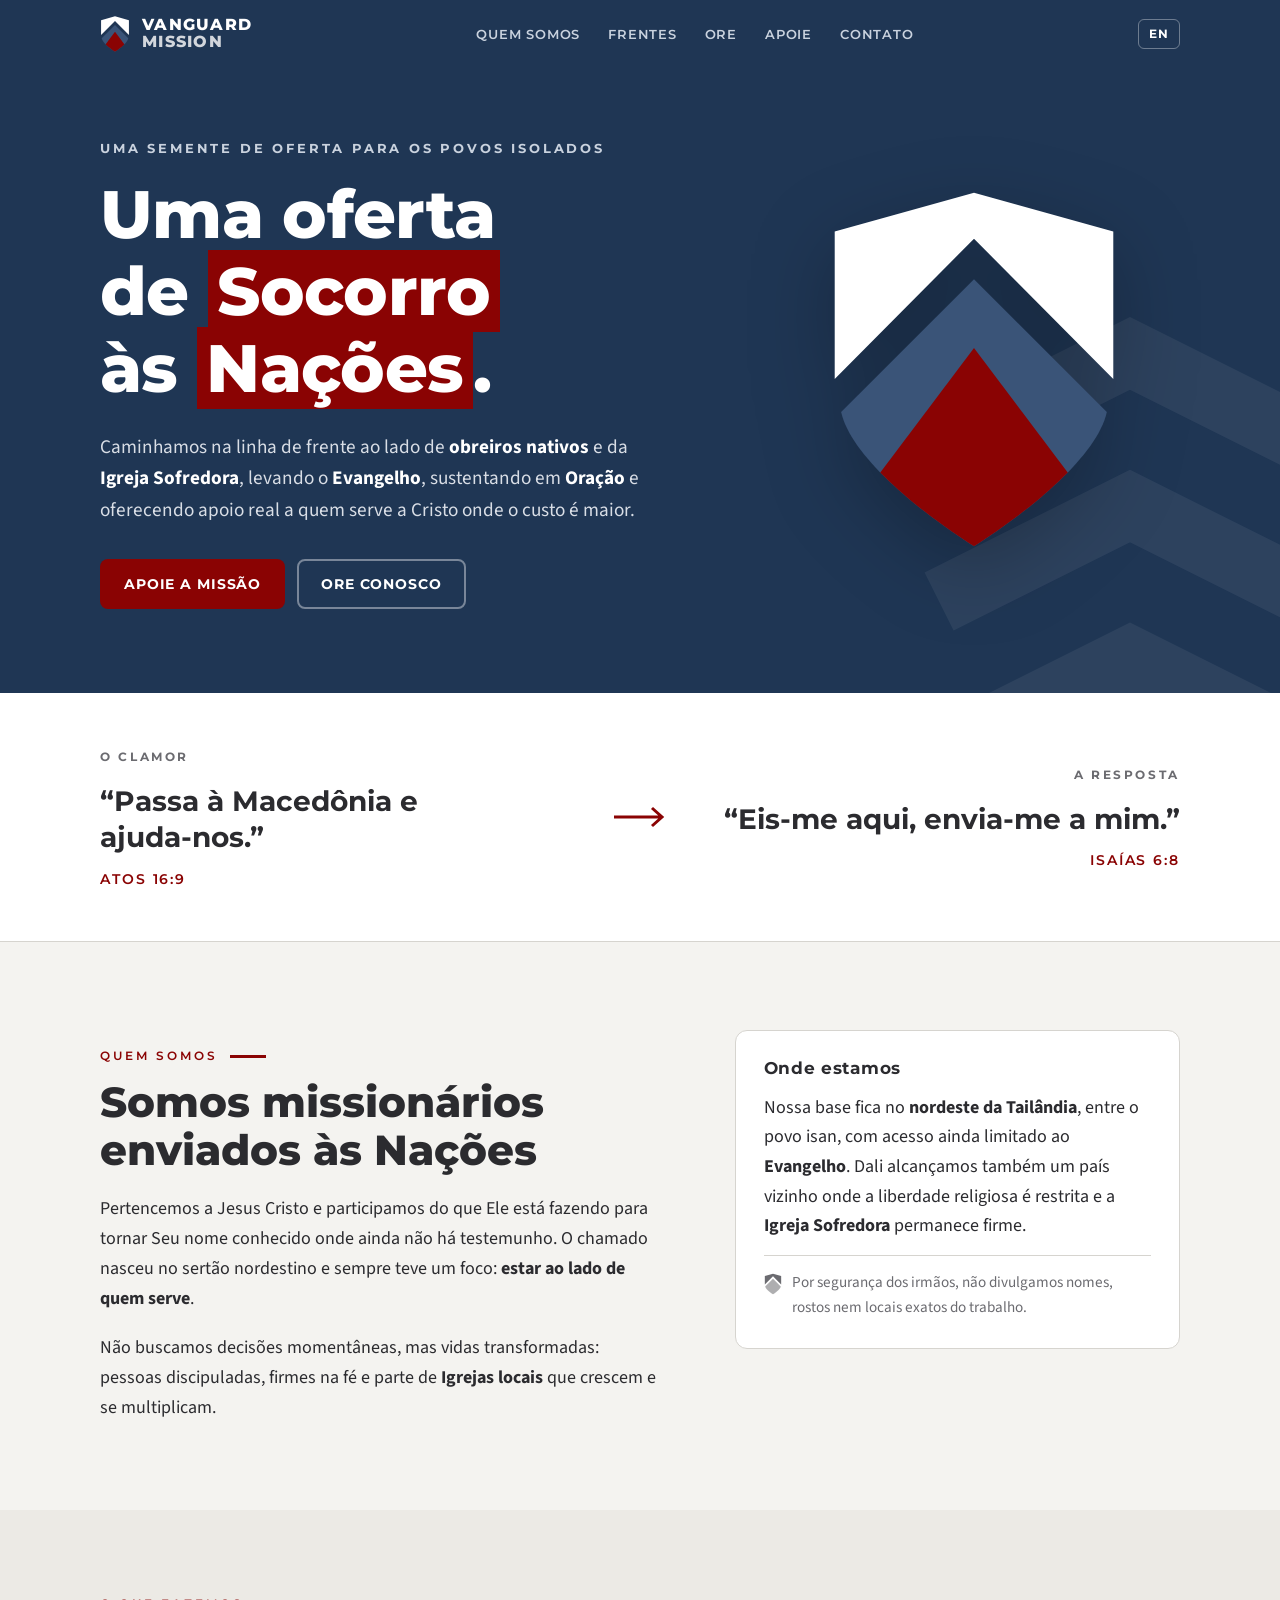
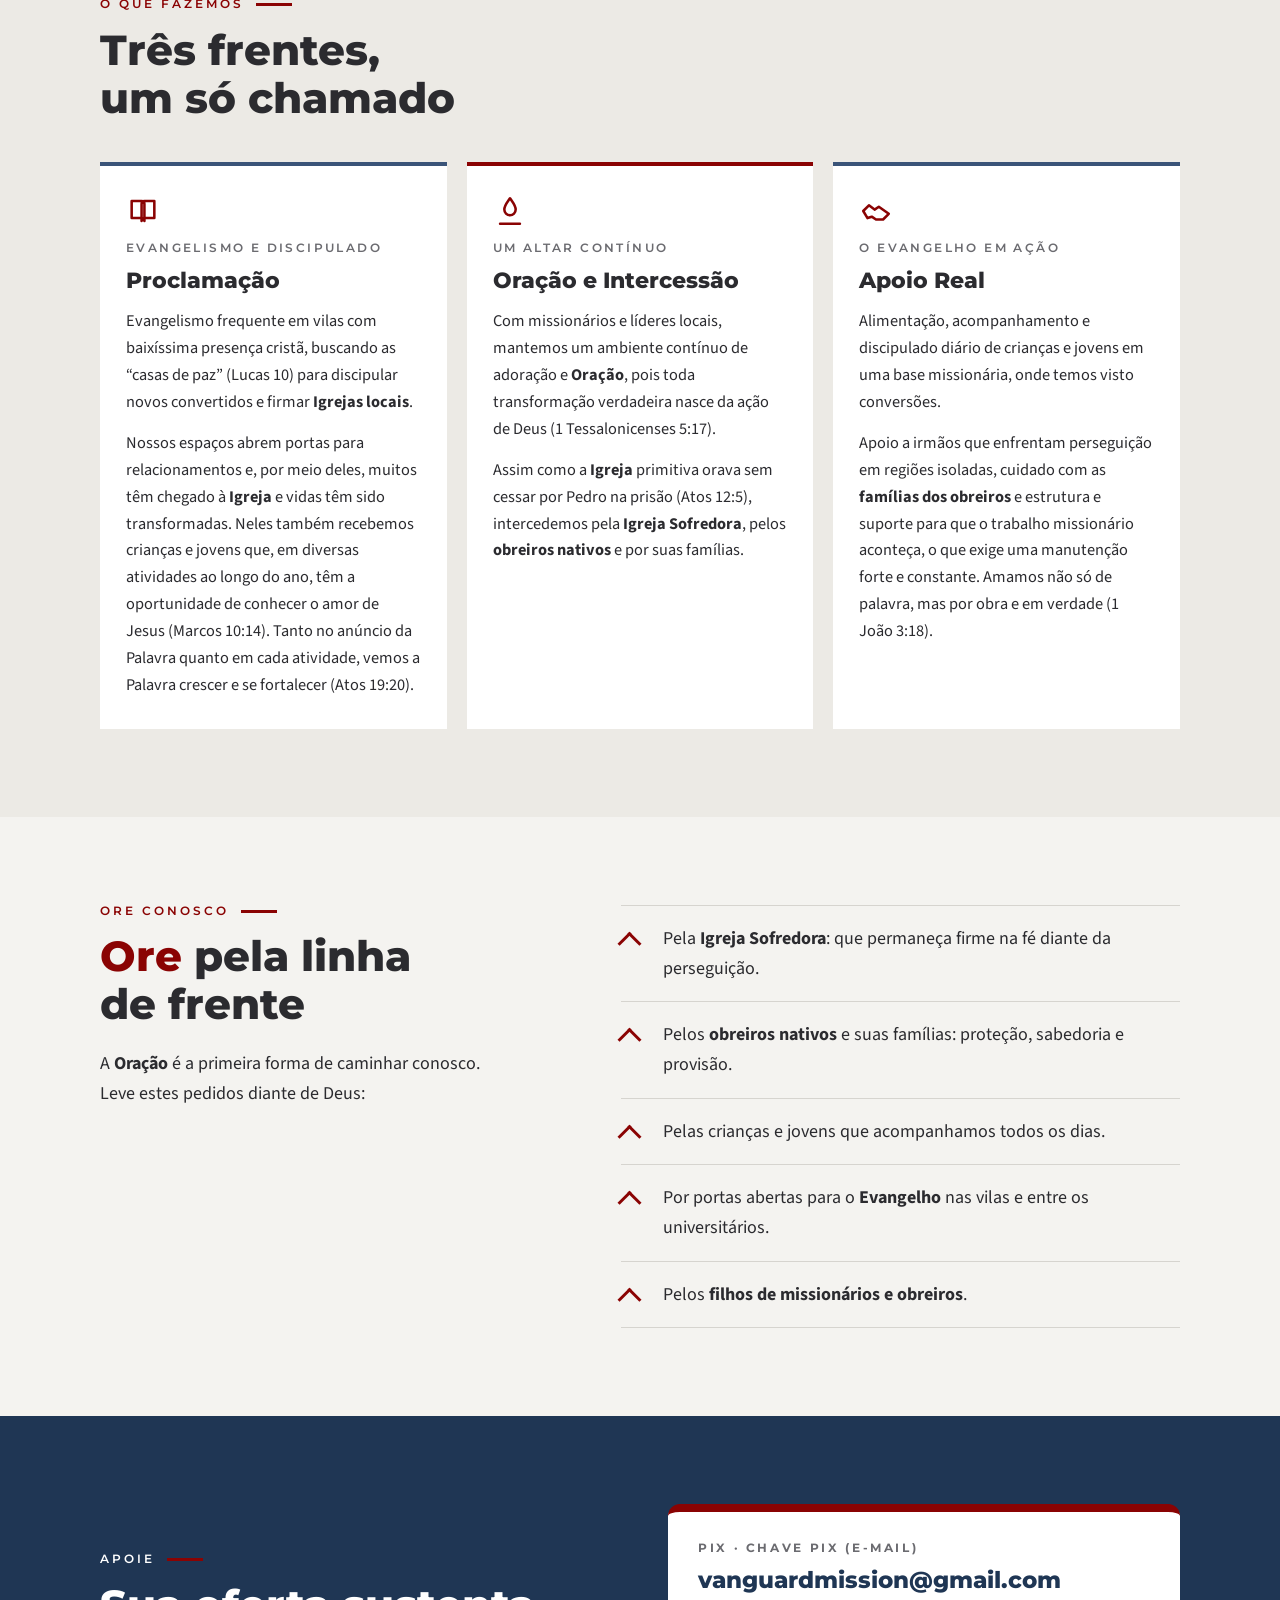
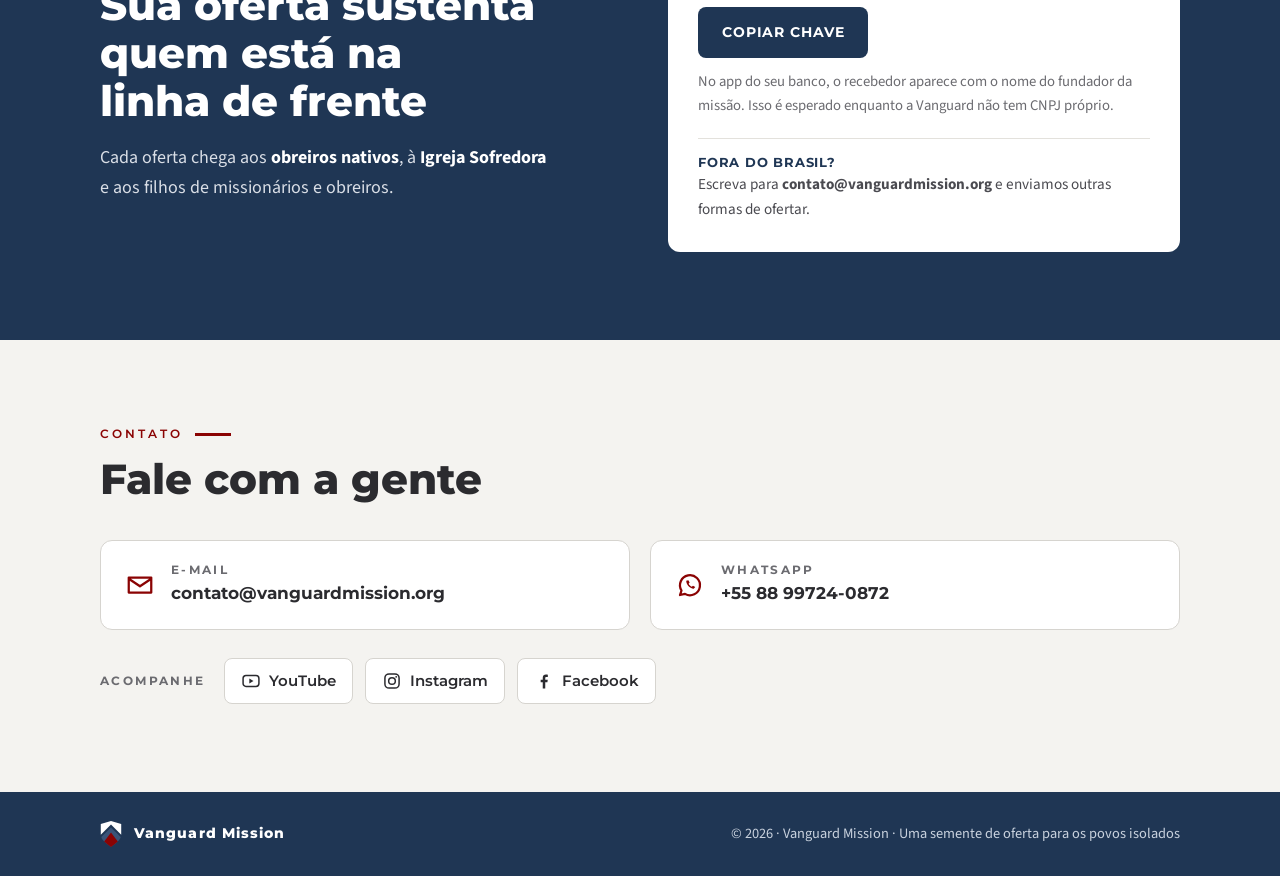
<file: index.html>
<!doctype html>
<html lang="pt-BR">
<head>
<meta charset="utf-8">
<meta name="viewport" content="width=device-width, initial-scale=1, viewport-fit=cover">
<title>Vanguard Mission</title>
<meta name="claude:viewport-fit-sides" content="cover">
<meta name="description" content="Uma oferta de Socorro às Nações. Caminhamos ao lado de obreiros nativos e da Igreja Sofredora no Sudeste Asiático.">
<meta name="theme-color" content="#1F3654">
<link rel="canonical" href="https://vanguardmission.org/">
<link rel="alternate" hreflang="pt-BR" href="https://vanguardmission.org/">
<link rel="alternate" hreflang="en" href="https://vanguardmission.org/en.html">
<meta property="og:type" content="website">
<meta property="og:title" content="Vanguard Mission">
<meta property="og:description" content="Uma oferta de Socorro às Nações. Caminhamos ao lado de obreiros nativos e da Igreja Sofredora no Sudeste Asiático.">
<meta property="og:url" content="https://vanguardmission.org/">
<meta property="og:image" content="https://vanguardmission.org/og.jpg">
<meta name="twitter:card" content="summary_large_image">
<link rel="icon" href="escudo.svg" type="image/svg+xml">
<link rel="apple-touch-icon" href="apple-touch-icon.png">
<link rel="preconnect" href="https://fonts.googleapis.com">
<link rel="preconnect" href="https://fonts.gstatic.com" crossorigin>
<link rel="stylesheet" href="https://fonts.googleapis.com/css2?family=Montserrat:wght@600;700;800&family=Source+Sans+3:wght@400;600;700&display=swap">
<link rel="stylesheet" href="style.css">
</head>
<body>
<header>
<div class="wrap bar">
<a class="brand" href="#top" aria-label="Vanguard Mission"><svg class="" viewBox="-4 -4 112 140" aria-hidden="true"><path fill="#FFFFFF" d="M52 0 L104 14.5 L104 69.5 L52 17.2 L0 69.5 L0 14.5 Z"/><clipPath id="hs"><path d="M52 32.3 L101.6 81.9 C98 98 74 118 52 132 C30 118 6 98 2.4 81.9 Z"/></clipPath><path fill="#3A5478" d="M52 32.3 L101.6 81.9 C98 98 74 118 52 132 C30 118 6 98 2.4 81.9 Z"/><path fill="#8A0303" clip-path="url(#hs)" d="M52 58 L-21 155 L125 155 Z"/></svg><span>VANGUARD<i>MISSION</i></span></a>
<nav aria-label="Menu"><ul><li><a href="#quem-somos">Quem somos</a></li><li><a href="#frentes">Frentes</a></li><li><a href="#ore">Ore</a></li><li><a href="#apoie">Apoie</a></li><li><a href="#contato">Contato</a></li></ul></nav>
<div class="right"><a class="lang" href="en.html" hreflang="en" aria-label="English">EN</a></div>
</div>
</header>
<main id="top">
<div class="hero">
<svg class="chev" viewBox="0 0 220 260" aria-hidden="true"><g fill="none" stroke="#fff" stroke-width="34"><polyline points="10,90 110,40 210,90"/><polyline points="10,170 110,120 210,170"/><polyline points="10,250 110,200 210,250"/></g></svg>
<div class="wrap">
<div>
<p class="tag">Uma semente de oferta para os povos isolados</p>
<h1>Uma oferta de <span class="hl">Socorro</span> às <span class="hl">Nações</span>.</h1>
<p class="lead">Caminhamos na linha de frente ao lado de <b>obreiros nativos</b> e da <b>Igreja Sofredora</b>, levando o <b>Evangelho</b>, sustentando em <b>Oração</b> e oferecendo apoio real a quem serve a Cristo onde o custo é maior.</p>
<div class="ctas"><a class="btn primary" href="#apoie">Apoie a missão</a><a class="btn ghost" href="#ore">Ore conosco</a></div>
</div>
<div class="hero-mark"><svg class="" viewBox="-4 -4 112 140" aria-hidden="true"><path fill="#FFFFFF" d="M52 0 L104 14.5 L104 69.5 L52 17.2 L0 69.5 L0 14.5 Z"/><clipPath id="hero"><path d="M52 32.3 L101.6 81.9 C98 98 74 118 52 132 C30 118 6 98 2.4 81.9 Z"/></clipPath><path fill="#3A5478" d="M52 32.3 L101.6 81.9 C98 98 74 118 52 132 C30 118 6 98 2.4 81.9 Z"/><path fill="#8A0303" clip-path="url(#hero)" d="M52 58 L-21 155 L125 155 Z"/></svg></div>
</div>
</div>
<div class="verses">
<div class="wrap">
<div class="verse"><span class="k">O Clamor</span><blockquote>“Passa à Macedônia e ajuda&#8209;nos.”</blockquote><cite>Atos 16:9</cite></div>
<svg class="arrow" viewBox="0 0 56 24" aria-hidden="true"><path d="M2 12h48 M40 3l10 9-10 9" fill="none" stroke="currentColor" stroke-width="3"/></svg>
<div class="verse answer"><span class="k">A resposta</span><blockquote>“Eis&#8209;me aqui, envia&#8209;me a mim.”</blockquote><cite>Isaías 6:8</cite></div>
</div>
</div>
<section class="about" id="quem-somos">
<div class="wrap">
<div class="col">
<p class="eyebrow">Quem somos</p>
<h2>Somos missionários enviados às Nações</h2>
<p>Pertencemos a Jesus Cristo e participamos do que Ele está fazendo para tornar Seu nome conhecido onde ainda não há testemunho. O chamado nasceu no sertão nordestino e sempre teve um foco: <b>estar ao lado de quem serve</b>.</p><p>Não buscamos decisões momentâneas, mas vidas transformadas: pessoas discipuladas, firmes na fé e parte de <b>Igrejas locais</b> que crescem e se multiplicam.</p>
</div>
<aside class="where">
<h3>Onde estamos</h3>
<p>Nossa base fica no <b>nordeste da Tailândia</b>, entre o povo isan, com acesso ainda limitado ao <b>Evangelho</b>. Dali alcançamos também um país vizinho onde a liberdade religiosa é restrita e a <b>Igreja Sofredora</b> permanece firme.</p>
<p class="safety"><svg viewBox="-4 -4 112 140" aria-hidden="true"><path fill="currentColor" d="M52 0 L104 14.5 L104 69.5 L52 17.2 L0 69.5 L0 14.5 Z"/><path fill="currentColor" opacity=".55" d="M52 32.3 L101.6 81.9 C98 98 74 118 52 132 C30 118 6 98 2.4 81.9 Z"/></svg><span>Por segurança dos irmãos, não divulgamos nomes, rostos nem locais exatos do trabalho.</span></p>
</aside>
</div>
</section>
<section class="fronts" id="frentes">
<div class="wrap">
<p class="eyebrow">O que fazemos</p>
<h2>Três frentes, um só chamado</h2>
<div class="grid3"><article class="front"><svg viewBox="0 0 24 24" aria-hidden="true"><path d="M4 5h7a2 2 0 0 1 2 2v12a2 2 0 0 0-2-2H4z M20 5h-7a2 2 0 0 0-2 2v12a2 2 0 0 1 2-2h7z" fill="none" stroke="currentColor" stroke-width="1.8" stroke-linejoin="round"/></svg><span class="sub">Evangelismo e discipulado</span><h3>Proclamação</h3><p>Evangelismo frequente em vilas com baixíssima presença cristã, buscando as “casas de paz” (Lucas 10) para discipular novos convertidos e firmar <b>Igrejas locais</b>.</p><p>Nossos espaços abrem portas para relacionamentos e, por meio deles, muitos têm chegado à <b>Igreja</b> e vidas têm sido transformadas. Neles também recebemos crianças e jovens que, em diversas atividades ao longo do ano, têm a oportunidade de conhecer o amor de Jesus (Marcos 10:14). Tanto no anúncio da Palavra quanto em cada atividade, vemos a Palavra crescer e se fortalecer (Atos 19:20).</p></article><article class="front"><svg viewBox="0 0 24 24" aria-hidden="true"><path d="M12 3c2 3 4 5 4 8a4 4 0 0 1-8 0c0-3 2-5 4-8z M5 21h14" fill="none" stroke="currentColor" stroke-width="1.8" stroke-linejoin="round" stroke-linecap="round"/></svg><span class="sub">Um altar contínuo</span><h3>Oração e Intercessão</h3><p>Com missionários e líderes locais, mantemos um ambiente contínuo de adoração e <b>Oração</b>, pois toda transformação verdadeira nasce da ação de Deus (1 Tessalonicenses 5:17).</p><p>Assim como a <b>Igreja</b> primitiva orava sem cessar por Pedro na prisão (Atos 12:5), intercedemos pela <b>Igreja Sofredora</b>, pelos <b>obreiros nativos</b> e por suas famílias.</p></article><article class="front"><svg viewBox="0 0 24 24" aria-hidden="true"><path d="M3 12l4-4 4 3 3-2 7 5-4 4h-5l-3-2-3 1z" fill="none" stroke="currentColor" stroke-width="1.8" stroke-linejoin="round"/></svg><span class="sub">O Evangelho em ação</span><h3>Apoio Real</h3><p>Alimentação, acompanhamento e discipulado diário de crianças e jovens em uma base missionária, onde temos visto conversões.</p><p>Apoio a irmãos que enfrentam perseguição em regiões isoladas, cuidado com as <b>famílias dos obreiros</b> e estrutura e suporte para que o trabalho missionário aconteça, o que exige uma manutenção forte e constante. Amamos não só de palavra, mas por obra e em verdade (1 João 3:18).</p></article></div>
</div>
</section>
<section class="pray" id="ore">
<div class="wrap">
<div>
<p class="eyebrow">Ore conosco</p>
<h2><span class="hl">Ore</span> pela linha de frente</h2>
<p class="intro">A <b>Oração</b> é a primeira forma de caminhar conosco. Leve estes pedidos diante de Deus:</p>
</div>
<ul class="plist"><li><span>Pela <b>Igreja Sofredora</b>: que permaneça firme na fé diante da perseguição.</span></li><li><span>Pelos <b>obreiros nativos</b> e suas famílias: proteção, sabedoria e provisão.</span></li><li><span>Pelas crianças e jovens que acompanhamos todos os dias.</span></li><li><span>Por portas abertas para o <b>Evangelho</b> nas vilas e entre os universitários.</span></li><li><span>Pelos <b>filhos de missionários e obreiros</b>.</span></li></ul>
</div>
</section>
<section class="give" id="apoie">
<div class="wrap">
<div>
<p class="eyebrow">Apoie</p>
<h2>Sua oferta sustenta quem está na linha de frente</h2>
<p class="sub">Cada oferta chega aos <b>obreiros nativos</b>, à <b>Igreja Sofredora</b> e aos filhos de missionários e obreiros.</p>
</div>
<div class="pix">
<span class="k">PIX · Chave PIX (e-mail)</span>
<span class="key" id="pix-key">vanguardmission@gmail.com</span>
<button class="btn" type="button" id="copy-pix" data-copy="vanguardmission@gmail.com" data-done="Chave copiada"><span>Copiar chave</span></button>
<p class="note">No app do seu banco, o recebedor aparece com o nome do fundador da missão. Isso é esperado enquanto a Vanguard não tem CNPJ próprio.</p>
<p class="abroad"><strong>Fora do Brasil?</strong>Escreva para <b>contato@vanguardmission.org</b> e enviamos outras formas de ofertar.</p>
</div>
</div>
</section>
<section class="contact" id="contato">
<div class="wrap">
<p class="eyebrow">Contato</p>
<h2>Fale com a gente</h2>
<div class="cards">
<a class="ccard" href="mailto:contato@vanguardmission.org"><svg viewBox="0 0 24 24" aria-hidden="true"><path d="M3 6h18v12H3z M3 7l9 6 9-6" fill="none" stroke="currentColor" stroke-width="1.8" stroke-linejoin="round"/></svg><span><span class="k">E-mail</span><span class="v">contato@vanguardmission.org</span></span></a>
<a class="ccard" href="https://wa.me/5588997240872" target="_blank" rel="noopener"><svg viewBox="0 0 24 24" aria-hidden="true"><path d="M4 20l1.2-3.6A8 8 0 1 1 8 19.1z" fill="none" stroke="currentColor" stroke-width="1.8" stroke-linejoin="round"/><path d="M9 8.5c0 3 2.5 6 6 6.5l1.2-1.4-1.8-1-1 .8c-1-.5-2-1.5-2.5-2.5l.8-1-1-1.8z" fill="currentColor"/></svg><span><span class="k">WhatsApp</span><span class="v">+55 88 99724-0872</span></span></a>
</div>
<div class="social"><span class="k">Acompanhe</span>
<a href="https://www.youtube.com/@VanguardMission" target="_blank" rel="noopener"><svg viewBox="0 0 24 24" aria-hidden="true"><rect x="2.5" y="5.5" width="19" height="13" rx="3.5" fill="none" stroke="currentColor" stroke-width="1.8"/><path d="M10 9v6l5-3z" fill="currentColor"/></svg>YouTube</a>
<a href="https://www.instagram.com/vanguardmission" target="_blank" rel="noopener"><svg viewBox="0 0 24 24" aria-hidden="true"><rect x="3.5" y="3.5" width="17" height="17" rx="5" fill="none" stroke="currentColor" stroke-width="1.8"/><circle cx="12" cy="12" r="4" fill="none" stroke="currentColor" stroke-width="1.8"/><circle cx="17" cy="7" r="1.1" fill="currentColor"/></svg>Instagram</a>
<a href="https://www.facebook.com/profile.php?id=61588587605266" target="_blank" rel="noopener"><svg viewBox="0 0 24 24" aria-hidden="true"><path d="M13.5 21v-7.5h2.6l.4-3h-3V8.6c0-.9.3-1.5 1.5-1.5h1.6V4.4c-.3 0-1.2-.1-2.3-.1-2.3 0-3.8 1.4-3.8 3.9v2.3H8v3h2.5V21" fill="currentColor"/></svg>Facebook</a>
</div>
</div>
</section>
</main>
<footer>
<div class="wrap">
<a class="brand" href="#top"><svg class="" viewBox="-4 -4 112 140" aria-hidden="true"><path fill="#FFFFFF" d="M52 0 L104 14.5 L104 69.5 L52 17.2 L0 69.5 L0 14.5 Z"/><clipPath id="fs"><path d="M52 32.3 L101.6 81.9 C98 98 74 118 52 132 C30 118 6 98 2.4 81.9 Z"/></clipPath><path fill="#3A5478" d="M52 32.3 L101.6 81.9 C98 98 74 118 52 132 C30 118 6 98 2.4 81.9 Z"/><path fill="#8A0303" clip-path="url(#fs)" d="M52 58 L-21 155 L125 155 Z"/></svg><span>Vanguard Mission</span></a>
<span>© 2026 · Vanguard Mission · Uma semente de oferta para os povos isolados</span>
</div>
</footer>
<script>
document.querySelectorAll('[data-copy]').forEach(function(btn){
btn.addEventListener('click',function(){
var txt=btn.getAttribute('data-copy'), lbl=btn.querySelector('span'), orig=lbl.textContent, done=btn.getAttribute('data-done');
function ok(){lbl.textContent=done;setTimeout(function(){lbl.textContent=orig},2200)}
function fallback(){var el=document.getElementById('pix-key');var r=document.createRange();r.selectNodeContents(el);var s=window.getSelection();s.removeAllRanges();s.addRange(r);try{document.execCommand('copy');ok()}catch(e){}}
if(navigator.clipboard&&navigator.clipboard.writeText){navigator.clipboard.writeText(txt).then(ok,fallback)}else{fallback()}
});
});
</script>
</body>
</html>
</file>
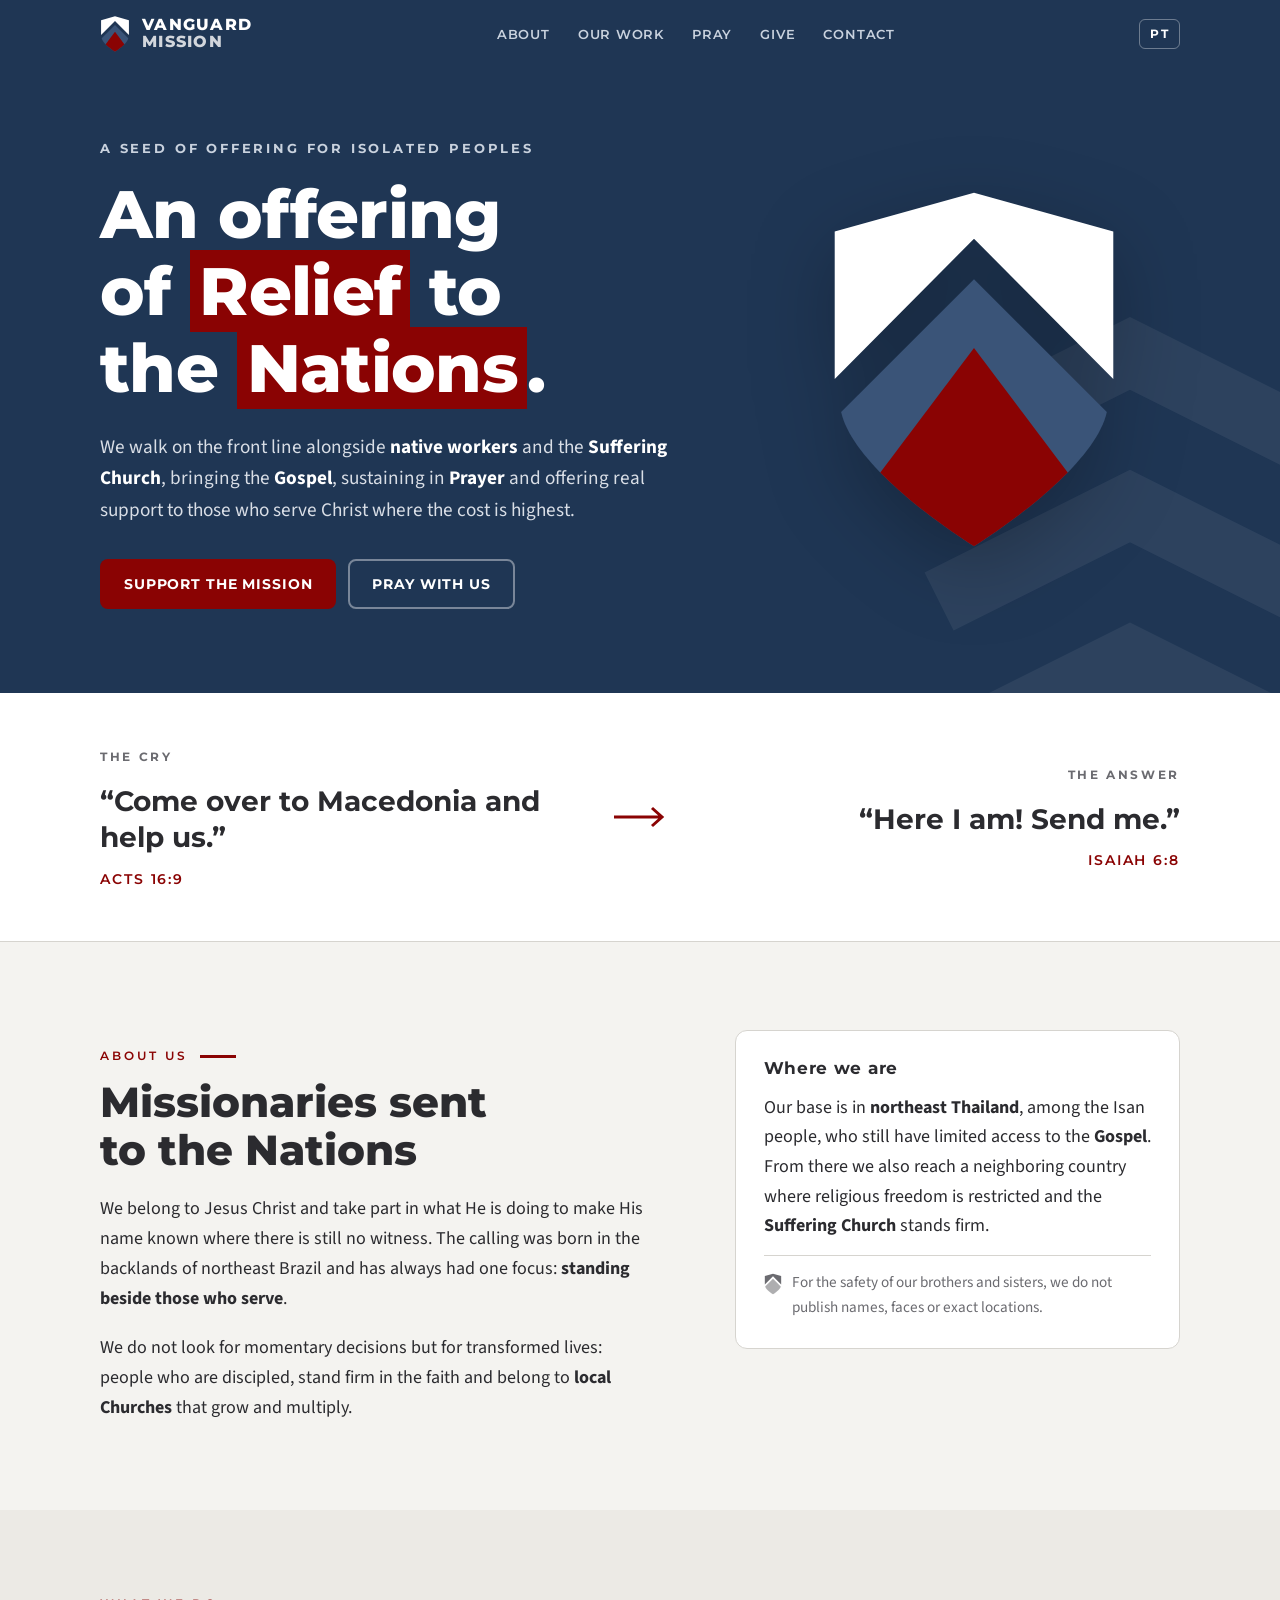
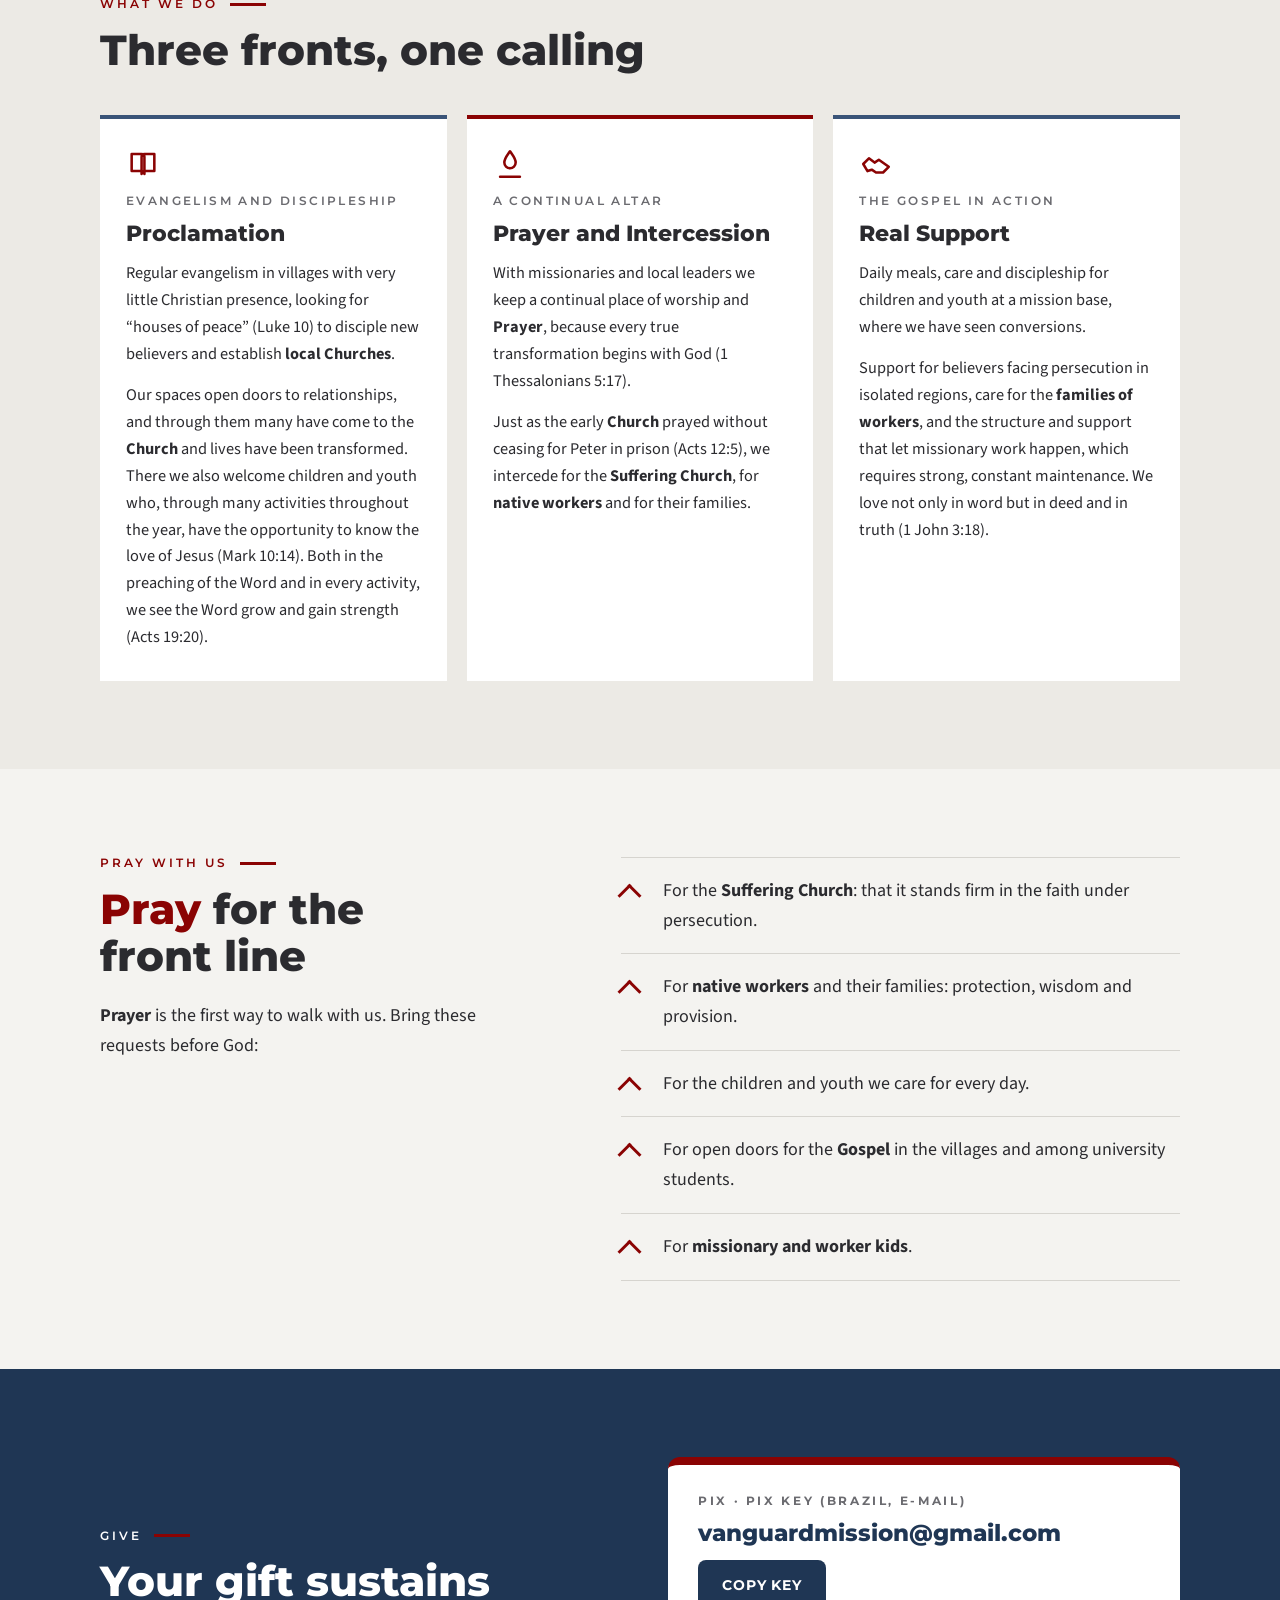
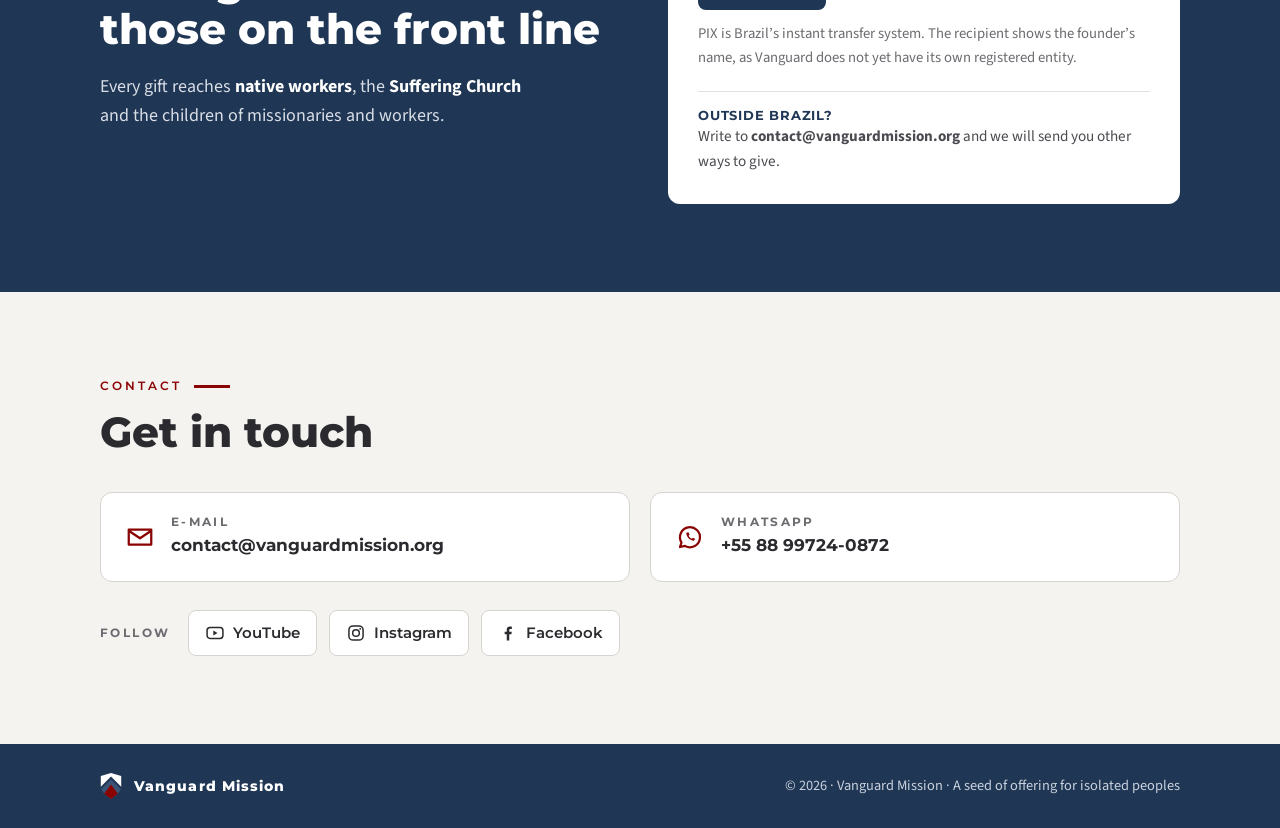
<file: en.html>
<!doctype html>
<html lang="en">
<head>
<meta charset="utf-8">
<meta name="viewport" content="width=device-width, initial-scale=1, viewport-fit=cover">
<title>Vanguard Mission</title>
<meta name="claude:viewport-fit-sides" content="cover">
<meta name="description" content="An offering of Relief to the Nations. We walk alongside native workers and the Suffering Church in Southeast Asia.">
<meta name="theme-color" content="#1F3654">
<link rel="canonical" href="https://vanguardmission.org/en.html">
<link rel="alternate" hreflang="pt-BR" href="https://vanguardmission.org/">
<link rel="alternate" hreflang="en" href="https://vanguardmission.org/en.html">
<meta property="og:type" content="website">
<meta property="og:title" content="Vanguard Mission">
<meta property="og:description" content="An offering of Relief to the Nations. We walk alongside native workers and the Suffering Church in Southeast Asia.">
<meta property="og:url" content="https://vanguardmission.org/en.html">
<meta property="og:image" content="https://vanguardmission.org/og.jpg">
<meta name="twitter:card" content="summary_large_image">
<link rel="icon" href="escudo.svg" type="image/svg+xml">
<link rel="apple-touch-icon" href="apple-touch-icon.png">
<link rel="preconnect" href="https://fonts.googleapis.com">
<link rel="preconnect" href="https://fonts.gstatic.com" crossorigin>
<link rel="stylesheet" href="https://fonts.googleapis.com/css2?family=Montserrat:wght@600;700;800&family=Source+Sans+3:wght@400;600;700&display=swap">
<link rel="stylesheet" href="style.css">
</head>
<body>
<header>
<div class="wrap bar">
<a class="brand" href="#top" aria-label="Vanguard Mission"><svg class="" viewBox="-4 -4 112 140" aria-hidden="true"><path fill="#FFFFFF" d="M52 0 L104 14.5 L104 69.5 L52 17.2 L0 69.5 L0 14.5 Z"/><clipPath id="hs"><path d="M52 32.3 L101.6 81.9 C98 98 74 118 52 132 C30 118 6 98 2.4 81.9 Z"/></clipPath><path fill="#3A5478" d="M52 32.3 L101.6 81.9 C98 98 74 118 52 132 C30 118 6 98 2.4 81.9 Z"/><path fill="#8A0303" clip-path="url(#hs)" d="M52 58 L-21 155 L125 155 Z"/></svg><span>VANGUARD<i>MISSION</i></span></a>
<nav aria-label="Menu"><ul><li><a href="#quem-somos">About</a></li><li><a href="#frentes">Our work</a></li><li><a href="#ore">Pray</a></li><li><a href="#apoie">Give</a></li><li><a href="#contato">Contact</a></li></ul></nav>
<div class="right"><a class="lang" href="./" hreflang="pt-BR" aria-label="Português">PT</a></div>
</div>
</header>
<main id="top">
<div class="hero">
<svg class="chev" viewBox="0 0 220 260" aria-hidden="true"><g fill="none" stroke="#fff" stroke-width="34"><polyline points="10,90 110,40 210,90"/><polyline points="10,170 110,120 210,170"/><polyline points="10,250 110,200 210,250"/></g></svg>
<div class="wrap">
<div>
<p class="tag">A seed of offering for isolated peoples</p>
<h1>An offering of <span class="hl">Relief</span> to the <span class="hl">Nations</span>.</h1>
<p class="lead">We walk on the front line alongside <b>native workers</b> and the <b>Suffering Church</b>, bringing the <b>Gospel</b>, sustaining in <b>Prayer</b> and offering real support to those who serve Christ where the cost is highest.</p>
<div class="ctas"><a class="btn primary" href="#apoie">Support the mission</a><a class="btn ghost" href="#ore">Pray with us</a></div>
</div>
<div class="hero-mark"><svg class="" viewBox="-4 -4 112 140" aria-hidden="true"><path fill="#FFFFFF" d="M52 0 L104 14.5 L104 69.5 L52 17.2 L0 69.5 L0 14.5 Z"/><clipPath id="hero"><path d="M52 32.3 L101.6 81.9 C98 98 74 118 52 132 C30 118 6 98 2.4 81.9 Z"/></clipPath><path fill="#3A5478" d="M52 32.3 L101.6 81.9 C98 98 74 118 52 132 C30 118 6 98 2.4 81.9 Z"/><path fill="#8A0303" clip-path="url(#hero)" d="M52 58 L-21 155 L125 155 Z"/></svg></div>
</div>
</div>
<div class="verses">
<div class="wrap">
<div class="verse"><span class="k">The Cry</span><blockquote>“Come over to Macedonia and help us.”</blockquote><cite>Acts 16:9</cite></div>
<svg class="arrow" viewBox="0 0 56 24" aria-hidden="true"><path d="M2 12h48 M40 3l10 9-10 9" fill="none" stroke="currentColor" stroke-width="3"/></svg>
<div class="verse answer"><span class="k">The answer</span><blockquote>“Here I am! Send me.”</blockquote><cite>Isaiah 6:8</cite></div>
</div>
</div>
<section class="about" id="quem-somos">
<div class="wrap">
<div class="col">
<p class="eyebrow">About us</p>
<h2>Missionaries sent to the Nations</h2>
<p>We belong to Jesus Christ and take part in what He is doing to make His name known where there is still no witness. The calling was born in the backlands of northeast Brazil and has always had one focus: <b>standing beside those who serve</b>.</p><p>We do not look for momentary decisions but for transformed lives: people who are discipled, stand firm in the faith and belong to <b>local Churches</b> that grow and multiply.</p>
</div>
<aside class="where">
<h3>Where we are</h3>
<p>Our base is in <b>northeast Thailand</b>, among the Isan people, who still have limited access to the <b>Gospel</b>. From there we also reach a neighboring country where religious freedom is restricted and the <b>Suffering Church</b> stands firm.</p>
<p class="safety"><svg viewBox="-4 -4 112 140" aria-hidden="true"><path fill="currentColor" d="M52 0 L104 14.5 L104 69.5 L52 17.2 L0 69.5 L0 14.5 Z"/><path fill="currentColor" opacity=".55" d="M52 32.3 L101.6 81.9 C98 98 74 118 52 132 C30 118 6 98 2.4 81.9 Z"/></svg><span>For the safety of our brothers and sisters, we do not publish names, faces or exact locations.</span></p>
</aside>
</div>
</section>
<section class="fronts" id="frentes">
<div class="wrap">
<p class="eyebrow">What we do</p>
<h2>Three fronts, one calling</h2>
<div class="grid3"><article class="front"><svg viewBox="0 0 24 24" aria-hidden="true"><path d="M4 5h7a2 2 0 0 1 2 2v12a2 2 0 0 0-2-2H4z M20 5h-7a2 2 0 0 0-2 2v12a2 2 0 0 1 2-2h7z" fill="none" stroke="currentColor" stroke-width="1.8" stroke-linejoin="round"/></svg><span class="sub">Evangelism and discipleship</span><h3>Proclamation</h3><p>Regular evangelism in villages with very little Christian presence, looking for “houses of peace” (Luke 10) to disciple new believers and establish <b>local Churches</b>.</p><p>Our spaces open doors to relationships, and through them many have come to the <b>Church</b> and lives have been transformed. There we also welcome children and youth who, through many activities throughout the year, have the opportunity to know the love of Jesus (Mark 10:14). Both in the preaching of the Word and in every activity, we see the Word grow and gain strength (Acts 19:20).</p></article><article class="front"><svg viewBox="0 0 24 24" aria-hidden="true"><path d="M12 3c2 3 4 5 4 8a4 4 0 0 1-8 0c0-3 2-5 4-8z M5 21h14" fill="none" stroke="currentColor" stroke-width="1.8" stroke-linejoin="round" stroke-linecap="round"/></svg><span class="sub">A continual altar</span><h3>Prayer and Intercession</h3><p>With missionaries and local leaders we keep a continual place of worship and <b>Prayer</b>, because every true transformation begins with God (1 Thessalonians 5:17).</p><p>Just as the early <b>Church</b> prayed without ceasing for Peter in prison (Acts 12:5), we intercede for the <b>Suffering Church</b>, for <b>native workers</b> and for their families.</p></article><article class="front"><svg viewBox="0 0 24 24" aria-hidden="true"><path d="M3 12l4-4 4 3 3-2 7 5-4 4h-5l-3-2-3 1z" fill="none" stroke="currentColor" stroke-width="1.8" stroke-linejoin="round"/></svg><span class="sub">The Gospel in action</span><h3>Real Support</h3><p>Daily meals, care and discipleship for children and youth at a mission base, where we have seen conversions.</p><p>Support for believers facing persecution in isolated regions, care for the <b>families of workers</b>, and the structure and support that let missionary work happen, which requires strong, constant maintenance. We love not only in word but in deed and in truth (1 John 3:18).</p></article></div>
</div>
</section>
<section class="pray" id="ore">
<div class="wrap">
<div>
<p class="eyebrow">Pray with us</p>
<h2><span class="hl">Pray</span> for the front line</h2>
<p class="intro"><b>Prayer</b> is the first way to walk with us. Bring these requests before God:</p>
</div>
<ul class="plist"><li><span>For the <b>Suffering Church</b>: that it stands firm in the faith under persecution.</span></li><li><span>For <b>native workers</b> and their families: protection, wisdom and provision.</span></li><li><span>For the children and youth we care for every day.</span></li><li><span>For open doors for the <b>Gospel</b> in the villages and among university students.</span></li><li><span>For <b>missionary and worker kids</b>.</span></li></ul>
</div>
</section>
<section class="give" id="apoie">
<div class="wrap">
<div>
<p class="eyebrow">Give</p>
<h2>Your gift sustains those on the front line</h2>
<p class="sub">Every gift reaches <b>native workers</b>, the <b>Suffering Church</b> and the children of missionaries and workers.</p>
</div>
<div class="pix">
<span class="k">PIX · PIX key (Brazil, e-mail)</span>
<span class="key" id="pix-key">vanguardmission@gmail.com</span>
<button class="btn" type="button" id="copy-pix" data-copy="vanguardmission@gmail.com" data-done="Key copied"><span>Copy key</span></button>
<p class="note">PIX is Brazil’s instant transfer system. The recipient shows the founder’s name, as Vanguard does not yet have its own registered entity.</p>
<p class="abroad"><strong>Outside Brazil?</strong>Write to <b>contact@vanguardmission.org</b> and we will send you other ways to give.</p>
</div>
</div>
</section>
<section class="contact" id="contato">
<div class="wrap">
<p class="eyebrow">Contact</p>
<h2>Get in touch</h2>
<div class="cards">
<a class="ccard" href="mailto:contact@vanguardmission.org"><svg viewBox="0 0 24 24" aria-hidden="true"><path d="M3 6h18v12H3z M3 7l9 6 9-6" fill="none" stroke="currentColor" stroke-width="1.8" stroke-linejoin="round"/></svg><span><span class="k">E-mail</span><span class="v">contact@vanguardmission.org</span></span></a>
<a class="ccard" href="https://wa.me/5588997240872" target="_blank" rel="noopener"><svg viewBox="0 0 24 24" aria-hidden="true"><path d="M4 20l1.2-3.6A8 8 0 1 1 8 19.1z" fill="none" stroke="currentColor" stroke-width="1.8" stroke-linejoin="round"/><path d="M9 8.5c0 3 2.5 6 6 6.5l1.2-1.4-1.8-1-1 .8c-1-.5-2-1.5-2.5-2.5l.8-1-1-1.8z" fill="currentColor"/></svg><span><span class="k">WhatsApp</span><span class="v">+55 88 99724-0872</span></span></a>
</div>
<div class="social"><span class="k">Follow</span>
<a href="https://www.youtube.com/@VanguardMission" target="_blank" rel="noopener"><svg viewBox="0 0 24 24" aria-hidden="true"><rect x="2.5" y="5.5" width="19" height="13" rx="3.5" fill="none" stroke="currentColor" stroke-width="1.8"/><path d="M10 9v6l5-3z" fill="currentColor"/></svg>YouTube</a>
<a href="https://www.instagram.com/vanguardmission" target="_blank" rel="noopener"><svg viewBox="0 0 24 24" aria-hidden="true"><rect x="3.5" y="3.5" width="17" height="17" rx="5" fill="none" stroke="currentColor" stroke-width="1.8"/><circle cx="12" cy="12" r="4" fill="none" stroke="currentColor" stroke-width="1.8"/><circle cx="17" cy="7" r="1.1" fill="currentColor"/></svg>Instagram</a>
<a href="https://www.facebook.com/profile.php?id=61588587605266" target="_blank" rel="noopener"><svg viewBox="0 0 24 24" aria-hidden="true"><path d="M13.5 21v-7.5h2.6l.4-3h-3V8.6c0-.9.3-1.5 1.5-1.5h1.6V4.4c-.3 0-1.2-.1-2.3-.1-2.3 0-3.8 1.4-3.8 3.9v2.3H8v3h2.5V21" fill="currentColor"/></svg>Facebook</a>
</div>
</div>
</section>
</main>
<footer>
<div class="wrap">
<a class="brand" href="#top"><svg class="" viewBox="-4 -4 112 140" aria-hidden="true"><path fill="#FFFFFF" d="M52 0 L104 14.5 L104 69.5 L52 17.2 L0 69.5 L0 14.5 Z"/><clipPath id="fs"><path d="M52 32.3 L101.6 81.9 C98 98 74 118 52 132 C30 118 6 98 2.4 81.9 Z"/></clipPath><path fill="#3A5478" d="M52 32.3 L101.6 81.9 C98 98 74 118 52 132 C30 118 6 98 2.4 81.9 Z"/><path fill="#8A0303" clip-path="url(#fs)" d="M52 58 L-21 155 L125 155 Z"/></svg><span>Vanguard Mission</span></a>
<span>© 2026 · Vanguard Mission · A seed of offering for isolated peoples</span>
</div>
</footer>
<script>
document.querySelectorAll('[data-copy]').forEach(function(btn){
btn.addEventListener('click',function(){
var txt=btn.getAttribute('data-copy'), lbl=btn.querySelector('span'), orig=lbl.textContent, done=btn.getAttribute('data-done');
function ok(){lbl.textContent=done;setTimeout(function(){lbl.textContent=orig},2200)}
function fallback(){var el=document.getElementById('pix-key');var r=document.createRange();r.selectNodeContents(el);var s=window.getSelection();s.removeAllRanges();s.addRange(r);try{document.execCommand('copy');ok()}catch(e){}}
if(navigator.clipboard&&navigator.clipboard.writeText){navigator.clipboard.writeText(txt).then(ok,fallback)}else{fallback()}
});
});
</script>
</body>
</html>
</file>
<file: style.css>
:root{--navy:#1F3654; --navy-2:#3A5478; --red:#8A0303; --red-hl:#8A0303;--ink:#2B2B2F; --muted:#6B6B70; --line:#D6D4CF;--bg:#F4F3F0; --surface:#FFFFFF; --band:#ECEAE5;--on-navy:#FFFFFF; --on-navy-2:#C9D2DE; --hl-on-navy:#E0393F;--display:"Montserrat","Segoe UI",Arial,sans-serif;--text:"Source Sans 3","Segoe UI",Arial,sans-serif;}@media (prefers-color-scheme: dark){:root:not([data-theme="light"]){--ink:#E9E8E5; --muted:#A8ACB4; --line:#343A45; --bg:#12161D; --surface:#1A2029; --band:#161B23;--red-hl:#E0393F; --navy:#17283F; color-scheme:dark}}:root[data-theme="dark"]{--ink:#E9E8E5; --muted:#A8ACB4; --line:#343A45; --bg:#12161D; --surface:#1A2029; --band:#161B23;--red-hl:#E0393F; --navy:#17283F; color-scheme:dark}*{box-sizing:border-box}html{scroll-behavior:smooth}@media (prefers-reduced-motion: reduce){html{scroll-behavior:auto}}body{margin:0;background:var(--bg);color:var(--ink);font:400 1.125rem/1.65 var(--text);-webkit-font-smoothing:antialiased}body::before{content:"";position:fixed;inset:0 0 auto;height:env(safe-area-inset-top,0px);z-index:30;background:var(--navy)}.wrap{max-width:1120px;margin:0 auto;padding-left:max(20px,env(safe-area-inset-left,0px));padding-right:max(20px,env(safe-area-inset-right,0px))}h1,h2,h3{font-family:var(--display);text-wrap:balance;margin:0;line-height:1.15}p{margin:0}b{font-weight:700}a{color:inherit}a:focus-visible,button:focus-visible{outline:3px solid var(--navy-2);outline-offset:3px;border-radius:4px}.hl{color:var(--red-hl)}.eyebrow{font:600 .78rem/1 var(--display);letter-spacing:.24em;text-transform:uppercase;color:var(--red-hl);display:flex;align-items:center;gap:12px}.eyebrow::after{content:"";width:36px;height:3px;background:var(--red)}header{position:sticky;top:env(safe-area-inset-top,0px);z-index:20;background:var(--navy);color:var(--on-navy)}.bar{display:flex;align-items:center;justify-content:space-between;gap:16px;min-height:68px}.brand{display:flex;align-items:center;gap:12px;text-decoration:none}.brand svg{width:30px;height:38px}.brand span{font:800 1rem/1.05 var(--display);letter-spacing:.08em}.brand span i{display:block;font-style:normal;color:#fff;opacity:.8}nav ul{display:flex;gap:4px;list-style:none;margin:0;padding:0}nav a{font:600 .82rem/1 var(--display);letter-spacing:.06em;text-transform:uppercase;text-decoration:none;padding:10px 12px;border-radius:6px;color:var(--on-navy-2)}nav a:hover{color:var(--on-navy);background:rgba(255,255,255,.08)}.lang{font:700 .78rem/1 var(--display);letter-spacing:.1em;text-decoration:none;border:1.5px solid rgba(255,255,255,.35);color:var(--on-navy);padding:8px 10px;border-radius:6px}.lang:hover{border-color:var(--on-navy)}.right{display:flex;align-items:center;gap:10px}@media (max-width:860px){nav{display:none}}.hero{background:var(--navy);color:var(--on-navy);position:relative;overflow:hidden}.hero .wrap{padding-block:72px 84px;display:grid;grid-template-columns:minmax(0,1.5fr) minmax(0,1fr);gap:48px;align-items:center}.tag{font:700 .8rem/1.4 var(--display);letter-spacing:.22em;text-transform:uppercase;color:var(--on-navy-2)}.hero h1{font-weight:800;font-size:clamp(2.4rem,5.6vw,4.2rem);letter-spacing:-.01em;margin-top:18px}.hero .hl{color:#fff;background:var(--red);padding:0 .14em;box-decoration-break:clone;-webkit-box-decoration-break:clone}.hero p.lead{margin-top:24px;font-size:1.2rem;color:#D9DEE6;max-width:58ch}.hero p.lead b{color:#fff}.ctas{display:flex;flex-wrap:wrap;gap:12px;margin-top:32px}.btn{display:inline-flex;align-items:center;gap:10px;font:700 .9rem/1 var(--display);letter-spacing:.06em;text-transform:uppercase;text-decoration:none;padding:16px 22px;border-radius:8px;border:2px solid transparent;cursor:pointer}.btn.primary{background:var(--red);color:#fff}.btn.primary:hover{background:#6B0202}.btn.ghost{border-color:rgba(255,255,255,.4);color:#fff}.btn.ghost:hover{border-color:#fff}.hero-mark{justify-self:center;width:min(300px,70vw)}.hero-mark svg{width:100%;height:auto;filter:drop-shadow(0 24px 40px rgba(0,0,0,.25))}.chev{position:absolute;right:-60px;bottom:-80px;width:420px;opacity:.06;pointer-events:none}@media (max-width:860px){.hero .wrap{grid-template-columns:1fr;padding-block:48px 56px}.hero-mark{order:-1;width:120px;justify-self:start}}.verses{background:var(--surface);border-bottom:1px solid var(--line)}.verses .wrap{display:grid;grid-template-columns:1fr auto 1fr;gap:32px;align-items:center;padding-block:48px}.verse .k{font:700 .75rem/1 var(--display);letter-spacing:.22em;text-transform:uppercase;color:var(--muted)}.verse blockquote{margin:12px 0 8px;font:700 clamp(1.3rem,2.6vw,1.75rem)/1.3 var(--display);color:var(--ink)}.verse cite{font:600 .85rem/1 var(--display);letter-spacing:.14em;text-transform:uppercase;font-style:normal;color:var(--red-hl)}.verses .arrow{width:56px;color:var(--red)}.verse.answer{text-align:right}@media (max-width:760px){.verses .wrap{grid-template-columns:1fr}.verses .arrow{transform:rotate(90deg);justify-self:start}.verse.answer{text-align:left}}section{padding-block:88px}section h2{font-weight:800;font-size:clamp(1.8rem,3.6vw,2.6rem);margin-top:16px;max-width:22ch}.about .wrap{display:grid;grid-template-columns:minmax(0,1.3fr) minmax(0,1fr);gap:56px}.about .col p{margin-top:20px;max-width:62ch}.where{background:var(--surface);border:1px solid var(--line);border-radius:12px;padding:28px;align-self:start;display:grid;gap:14px}.where h3{font-size:1.05rem;letter-spacing:.04em}.safety{display:flex;gap:10px;font-size:.95rem;color:var(--muted);border-top:1px solid var(--line);padding-top:14px}.safety svg{flex:none;width:18px;height:22px;margin-top:3px}.facts{display:grid;grid-template-columns:repeat(3,minmax(0,1fr));gap:20px;margin-top:44px;padding-top:28px;border-top:3px solid var(--navy-2)}.fact strong{display:block;font:800 2.6rem/1 var(--display);color:var(--red-hl);font-variant-numeric:tabular-nums}.fact span{display:block;margin-top:8px;font-size:.98rem;color:var(--muted)}@media (max-width:860px){.about .wrap{grid-template-columns:1fr;gap:32px}}@media (max-width:520px){.facts{grid-template-columns:1fr}}.fronts{background:var(--band)}.grid3{display:grid;grid-template-columns:repeat(3,minmax(0,1fr));gap:20px;margin-top:40px}.front{background:var(--surface);border-top:4px solid var(--navy-2);padding:28px 26px 30px;display:grid;gap:14px;align-content:start}.front:nth-child(2){border-top-color:var(--red)}.front .sub{font:600 .75rem/1 var(--display);letter-spacing:.2em;text-transform:uppercase;color:var(--muted)}.front h3{font-size:1.4rem;font-weight:800}.front p{font-size:1.02rem}.front svg{width:34px;height:34px;color:var(--red-hl)}@media (max-width:900px){.grid3{grid-template-columns:1fr}}.pray .wrap{display:grid;grid-template-columns:minmax(0,1fr) minmax(0,1.2fr);gap:56px;align-items:start}.pray .intro{margin-top:20px;max-width:46ch}.plist{list-style:none;margin:0;padding:0;display:grid}.plist li{display:grid;grid-template-columns:28px 1fr;gap:14px;padding:18px 0;border-bottom:1px solid var(--line)}.plist li:first-child{border-top:1px solid var(--line)}.plist li::before{content:"";width:14px;height:14px;margin-top:7px;border-left:3px solid var(--red);border-top:3px solid var(--red);transform:rotate(45deg) translate(3px,3px)}@media (max-width:860px){.pray .wrap{grid-template-columns:1fr;gap:28px}}.give{background:var(--navy);color:var(--on-navy)}.give .eyebrow{color:#fff}.give .wrap{display:grid;grid-template-columns:minmax(0,1fr) minmax(0,1fr);gap:56px;align-items:center}.give p.sub{margin-top:18px;color:#D9DEE6;max-width:50ch}.give p.sub b{color:#fff}.pix{background:#fff;color:#1F3654;border-radius:12px;padding:30px;border-top:8px solid var(--red);display:grid;gap:12px}.pix .k{font:700 .75rem/1 var(--display);letter-spacing:.22em;text-transform:uppercase;color:#6B6B70}.pix .key{font:800 clamp(1.05rem,2.6vw,1.45rem)/1.25 var(--display);overflow-wrap:anywhere;user-select:all}.pix .btn{justify-self:start;background:#1F3654;color:#fff}.pix .btn:hover{background:#2C4B72}.pix .note{font-size:.92rem;color:#6B6B70}.abroad{margin-top:8px;padding-top:14px;border-top:1px solid #E3E1DC;font-size:.95rem;color:#4A4A50}.abroad strong{display:block;font:700 .82rem/1.4 var(--display);letter-spacing:.06em;text-transform:uppercase;color:#1F3654}@media (max-width:860px){.give .wrap{grid-template-columns:1fr;gap:32px}}.contact .cards{display:grid;grid-template-columns:repeat(2,minmax(0,1fr));gap:20px;margin-top:36px}.ccard{background:var(--surface);border:1px solid var(--line);border-radius:12px;padding:24px;display:flex;gap:16px;align-items:center;text-decoration:none}.ccard:hover{border-color:var(--navy-2)}.ccard svg{width:30px;height:30px;color:var(--red-hl);flex:none}.ccard .k{display:block;font:700 .72rem/1 var(--display);letter-spacing:.2em;text-transform:uppercase;color:var(--muted)}.ccard .v{display:block;margin-top:6px;font:700 1.05rem/1.3 var(--display);overflow-wrap:anywhere}.social{display:flex;flex-wrap:wrap;align-items:center;gap:12px;margin-top:28px}.social .k{font:700 .75rem/1 var(--display);letter-spacing:.2em;text-transform:uppercase;color:var(--muted);margin-right:6px}.social a{display:inline-flex;align-items:center;gap:8px;text-decoration:none;font:600 .95rem/1 var(--display);padding:12px 16px;border:1px solid var(--line);border-radius:8px;background:var(--surface)}.social a:hover{border-color:var(--navy-2)}.social svg{width:20px;height:20px}@media (max-width:620px){.contact .cards{grid-template-columns:1fr}}footer{background:var(--navy);color:var(--on-navy-2);font-size:.9rem}footer .wrap{display:flex;flex-wrap:wrap;justify-content:space-between;gap:12px;align-items:center;padding-block:28px}footer .brand svg{width:22px;height:28px}footer .brand span{font-size:.85rem;color:#fff}
</file>
